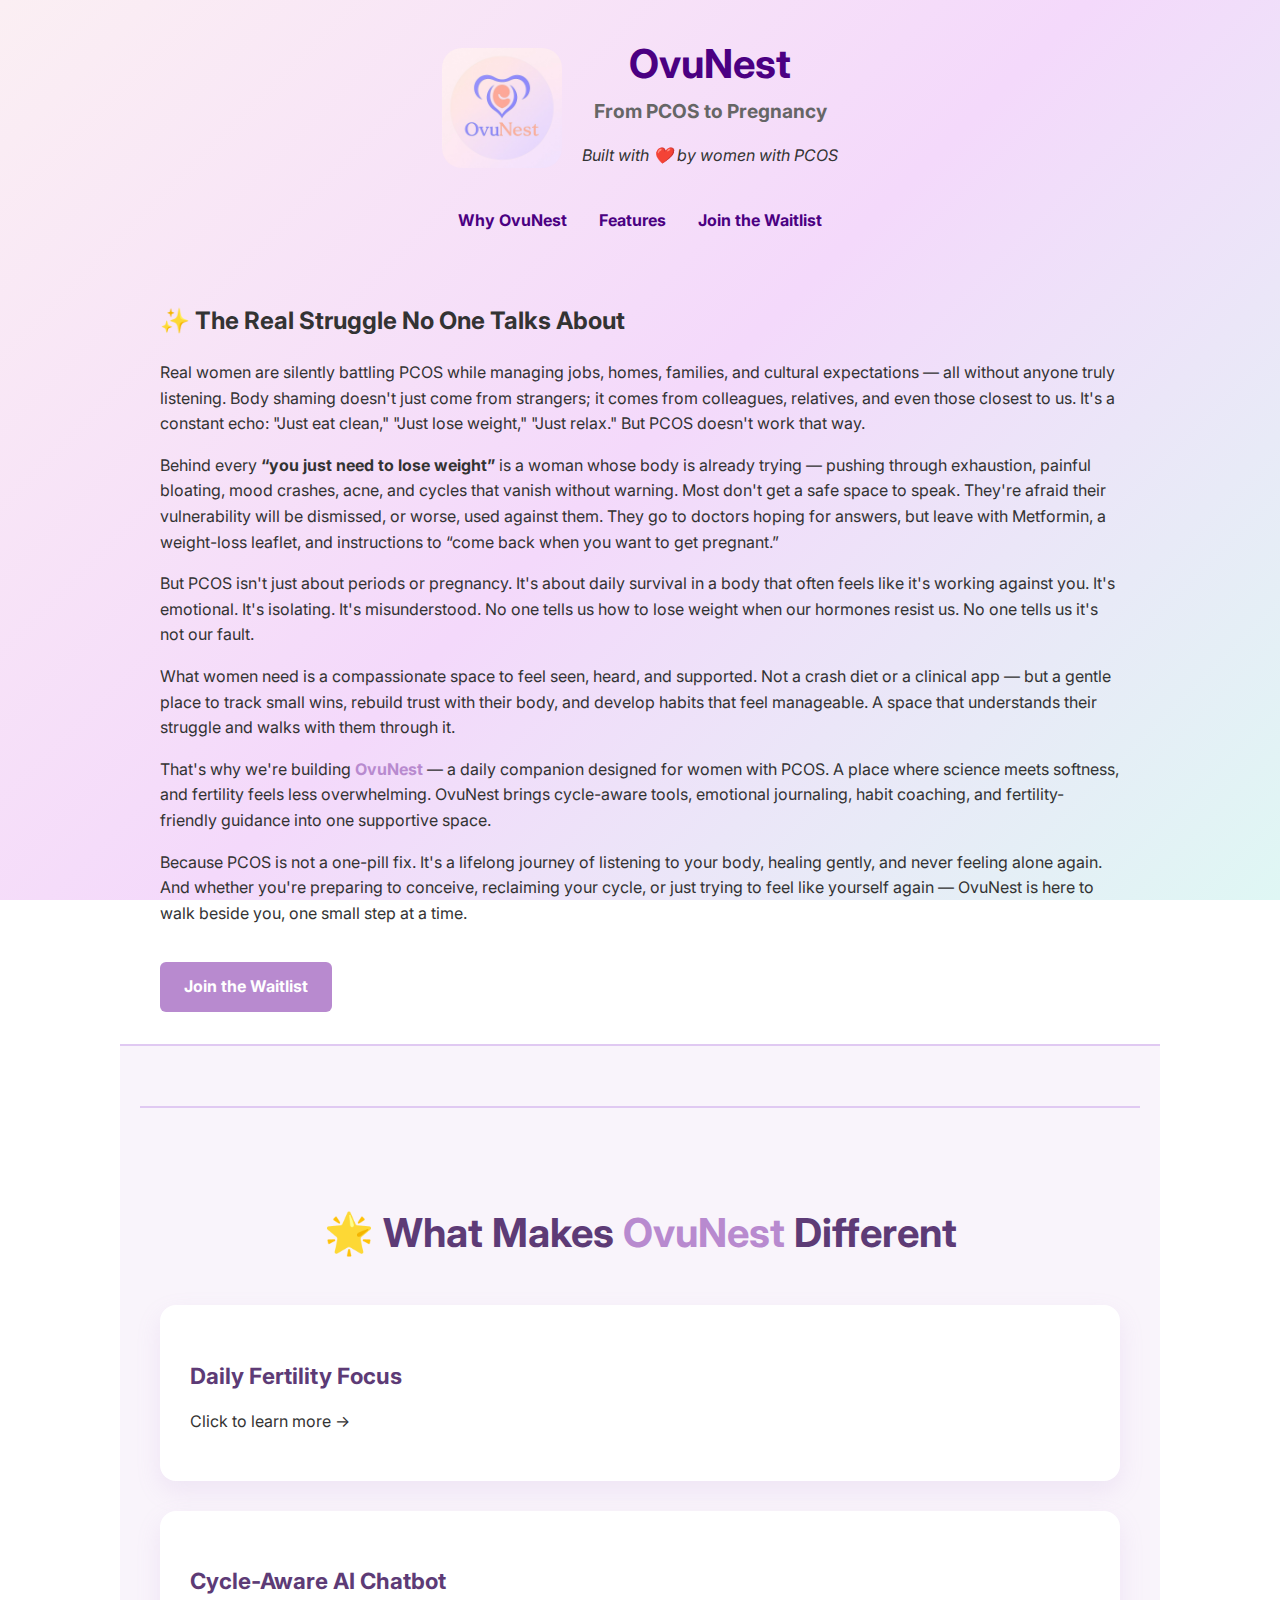
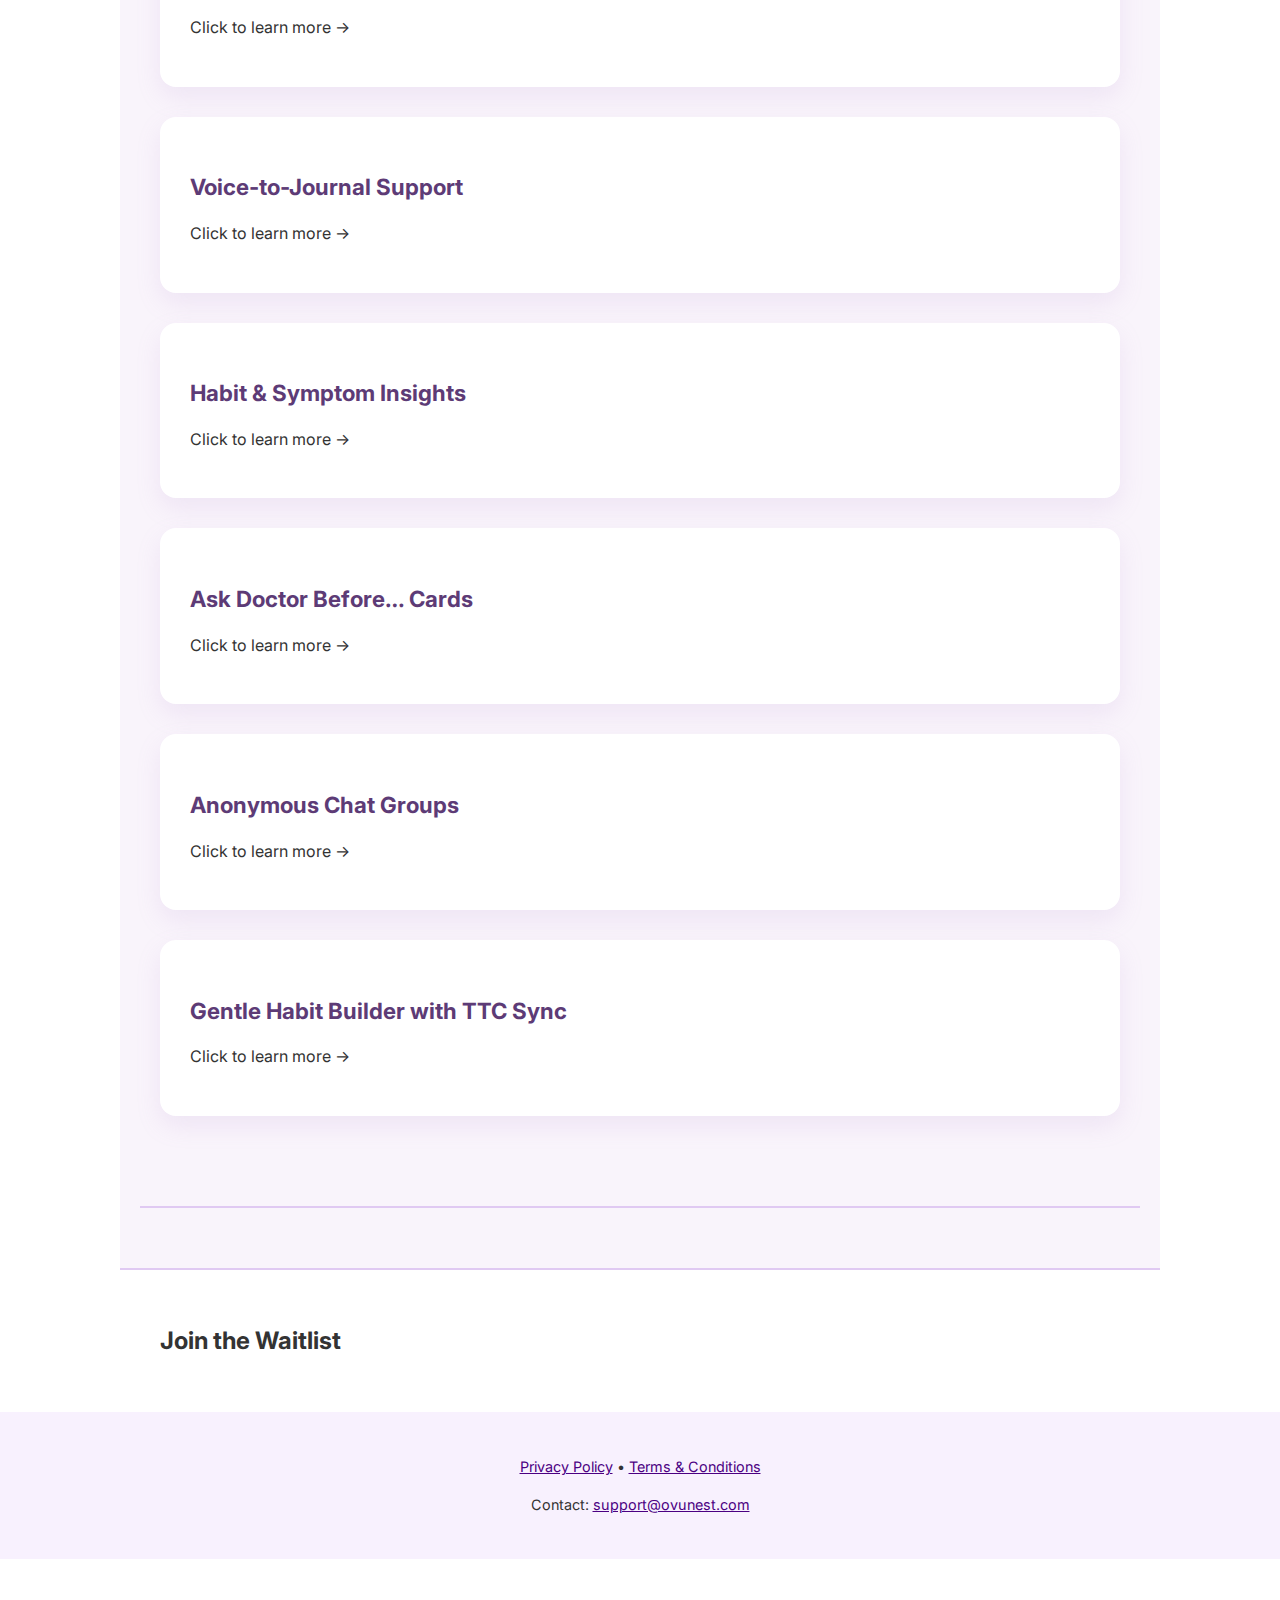
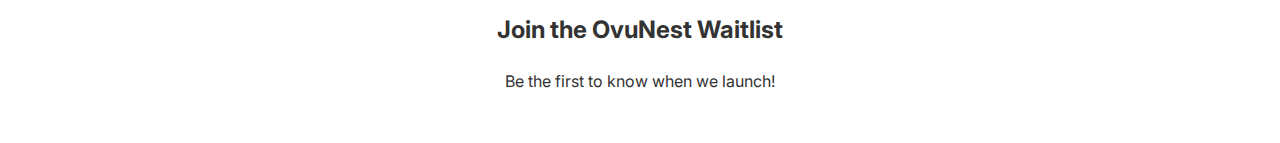
<file: index.html>
<!DOCTYPE html>
<html lang="en">
<head>
  <meta charset="UTF-8" />
  <meta name="viewport" content="width=device-width, initial-scale=1.0"/>
  <title>OvuNest</title>
  <link rel="stylesheet" href="style.css"/>
  <!-- MailerLite Universal -->
<script>
    (function(w,d,e,u,f,l,n){w[f]=w[f]||function(){(w[f].q=w[f].q||[])
    .push(arguments);},l=d.createElement(e),l.async=1,l.src=u,
    n=d.getElementsByTagName(e)[0],n.parentNode.insertBefore(l,n);})
    (window,document,'script','https://assets.mailerlite.com/js/universal.js','ml');
    ml('account', '1566672');
</script>
<!-- End MailerLite Universal -->
</head>
<body>
  <header class="horizontal-header">
    <div class="logo-row">
      <img class="logo-inline" src="ovunest-logo.png" alt="OvuNest Logo">
      <div class="text-block">
        <h1>OvuNest</h1>
        <h2>From PCOS to Pregnancy</h2>
        <p><em>Built with ❤️ by women with PCOS</em></p>
      </div>
    </div>
    <nav>
      <ul>
        <li><a href="#mission">Why OvuNest</a></li>
        <li><a href="#features">Features</a></li>
        <li><a href="#waitlist">Join the Waitlist</a></li>
      </ul>
    </nav>
  </header>

  <section id="mission" class="mission">
  <h2><span style="color:#B88ACF;">✨</span> The Real Struggle No One Talks About</h2>

  <p>Real women are silently battling PCOS while managing jobs, homes, families, and cultural expectations — all without anyone truly listening. Body shaming doesn't just come from strangers; it comes from colleagues, relatives, and even those closest to us. It's a constant echo: "Just eat clean," "Just lose weight," "Just relax." But PCOS doesn't work that way.</p>

  <p>Behind every <strong>“you just need to lose weight”</strong> is a woman whose body is already trying — pushing through exhaustion, painful bloating, mood crashes, acne, and cycles that vanish without warning. Most don't get a safe space to speak. They're afraid their vulnerability will be dismissed, or worse, used against them. They go to doctors hoping for answers, but leave with Metformin, a weight-loss leaflet, and instructions to “come back when you want to get pregnant.”</p>

  <p>But PCOS isn't just about periods or pregnancy. It's about daily survival in a body that often feels like it's working against you. It's emotional. It's isolating. It's misunderstood. No one tells us how to lose weight when our hormones resist us. No one tells us it's not our fault.</p>

  <p>What women need is a compassionate space to feel seen, heard, and supported. Not a crash diet or a clinical app — but a gentle place to track small wins, rebuild trust with their body, and develop habits that feel manageable. A space that understands their struggle and walks with them through it.</p>

  <p>That's why we're building <strong style="color:#B88ACF;">OvuNest</strong> — a daily companion designed for women with PCOS. A place where science meets softness, and fertility feels less overwhelming. OvuNest brings cycle-aware tools, emotional journaling, habit coaching, and fertility-friendly guidance into one supportive space.</p>

  <p>Because PCOS is not a one-pill fix. It's a lifelong journey of listening to your body, healing gently, and never feeling alone again. And whether you're preparing to conceive, reclaiming your cycle, or just trying to feel like yourself again — OvuNest is here to walk beside you, one small step at a time.</p>
  <a href="#waitlist" style="display:inline-block; background:#B88ACF; color:white; padding:12px 24px; border-radius:6px; text-decoration:none; font-weight:bold; margin-top:20px;">
  Join the Waitlist</a>
</section>

  <section id="features" class="features">
    <!DOCTYPE html>
<html lang="en">
<head>
  <meta charset="UTF-8" />
  <title>OvuNest – From PCOS to Pregnancy</title>
  <link href="https://fonts.googleapis.com/css2?family=Inter:wght@400;600&display=swap" rel="stylesheet">
  <style>
    body {
      font-family: 'Inter', sans-serif;
      margin: 0;
      background-color: #fff;
      color: #333;
      line-height: 1.6;
    }
    .features {
      background-color: #F9F4FB;
      padding: 60px 20px;
      border-top: 2px solid #E0C9F2;
      border-bottom: 2px solid #E0C9F2;
      max-width: 1000px;
      margin: auto;
    }
    .features h2 {
      text-align: center;
      color: #5D3B76;
      font-size: 2.5em;
      margin-bottom: 40px;
    }
    .feature-box {
      background: white;
      border-radius: 16px;
      box-shadow: 0 10px 25px rgba(184, 138, 207, 0.15);
      padding: 30px;
      margin-bottom: 30px;
      transition: transform 0.3s ease;
      cursor: pointer;
    }
    .feature-box:hover {
      transform: translateY(-5px);
    }
    .feature-box h3 {
      font-size: 1.4em;
      margin-bottom: 10px;
      color: #5D3B76;
    }
    .modal {
      display: none;
      position: fixed;
      z-index: 1000;
      left: 0;
      top: 0;
      width: 100%;
      height: 100%;
      overflow: auto;
      background-color: rgba(0,0,0,0.6);
    }
    .modal-content {
      background-color: #fff;
      margin: 10% auto;
      padding: 30px;
      border-radius: 14px;
      width: 90%;
      max-width: 600px;
    }
    .close {
      color: #aaa;
      float: right;
      font-size: 28px;
      font-weight: bold;
      cursor: pointer;
    }
    .close:hover {
      color: #000;
    }
  </style>
</head>
<body>
  <section class="features">
    <h2>🌟 What Makes <span style="color:#B88ACF;">OvuNest</span> Different</h2>

    <div class="feature-box" onclick="document.getElementById('daily_fertility_focus').style.display='block'">
      <h3>Daily Fertility Focus</h3>
      <p>Click to learn more →</p>
    </div>
    <div id="daily_fertility_focus" class="modal">
      <div class="modal-content">
        <span class="close" onclick="document.getElementById('daily_fertility_focus').style.display='none'">&times;</span>
        <h2>Daily Fertility Focus</h2>
        
    <p><strong>Problem:</strong> Most apps dump cycle data with no emotional context or guidance. Women wake up feeling confused or disconnected.</p>
    <p><strong>OvuNest’s Solution:</strong> Every morning, your dashboard gently adapts to your cycle phase, symptoms, and TTC goal — offering suggestions and encouragement that feel personal.</p>
    <p><strong>Why It’s Unique:</strong> It combines hormonal science + daily wellness to help you move one small step closer to your fertility goals.</p>
    <p><em>“Now I know exactly what my body needs today — without guessing.”</em></p>
    
      </div>
    </div>
    
    <div class="feature-box" onclick="document.getElementById('cycle_aware_ai_chatbot').style.display='block'">
      <h3>Cycle-Aware AI Chatbot</h3>
      <p>Click to learn more →</p>
    </div>
    <div id="cycle_aware_ai_chatbot" class="modal">
      <div class="modal-content">
        <span class="close" onclick="document.getElementById('cycle_aware_ai_chatbot').style.display='none'">&times;</span>
        <h2>Cycle-Aware AI Chatbot</h2>
        
    <p><strong>Problem:</strong> Googling PCOS symptoms leads to fear and overwhelm. Most chatbots give generic answers.</p>
    <p><strong>OvuNest’s Solution:</strong> Our AI is trained on PCOS patterns, fertility psychology, and real lived experiences. Ask anything — and get thoughtful, cycle-aware replies.</p>
    <p><strong>Why It’s Unique:</strong> The chatbot changes its responses based on your cycle day, logged symptoms, and TTC phase.</p>
    <p><em>“It felt like texting someone who finally gets what I’m going through.”</em></p>
    
      </div>
    </div>
    
    <div class="feature-box" onclick="document.getElementById('voice_journaling').style.display='block'">
      <h3>Voice-to-Journal Support</h3>
      <p>Click to learn more →</p>
    </div>
    <div id="voice_journaling" class="modal">
      <div class="modal-content">
        <span class="close" onclick="document.getElementById('voice_journaling').style.display='none'">&times;</span>
        <h2>Voice-to-Journal Support</h2>
        
    <p><strong>Problem:</strong> Many women feel emotional but too exhausted or overwhelmed to type. Journaling feels like a chore.</p>
    <p><strong>OvuNest’s Solution:</strong> Speak freely into the app — we transcribe and save your reflections privately in your journal.</p>
    <p><strong>Why It’s Unique:</strong> It’s the only PCOS app with voice-led emotional tracking, grounded in fertility psychology.</p>
    <p><em>“I cried while recording... and felt a weight lift. It’s therapy in my pocket.”</em></p>
    
      </div>
    </div>
    
    <div class="feature-box" onclick="document.getElementById('habit_symptom_insights').style.display='block'">
      <h3>Habit & Symptom Insights</h3>
      <p>Click to learn more →</p>
    </div>
    <div id="habit_symptom_insights" class="modal">
      <div class="modal-content">
        <span class="close" onclick="document.getElementById('habit_symptom_insights').style.display='none'">&times;</span>
        <h2>Habit & Symptom Insights</h2>
        
    <p><strong>Problem:</strong> Tracking data means nothing unless you can see patterns. Most apps don’t show you the why.</p>
    <p><strong>OvuNest’s Solution:</strong> We track your habits (like water, sleep, food, movement) and show how they impact mood, cravings, flow, and fatigue.</p>
    <p><strong>Why It’s Unique:</strong> Built for PCOS bodies, not general health tracking.</p>
    <p><em>“Turns out poor sleep triggers my bloating — this helped me fix that fast.”</em></p>
    
      </div>
    </div>
    
    <div class="feature-box" onclick="document.getElementById('ask_doctor_before').style.display='block'">
      <h3>Ask Doctor Before… Cards</h3>
      <p>Click to learn more →</p>
    </div>
    <div id="ask_doctor_before" class="modal">
      <div class="modal-content">
        <span class="close" onclick="document.getElementById('ask_doctor_before').style.display='none'">&times;</span>
        <h2>Ask Doctor Before… Cards</h2>
        
    <p><strong>Problem:</strong> Appointments feel rushed. Most women don’t know what labs or meds mean or what to ask.</p>
    <p><strong>OvuNest’s Solution:</strong> You get swipeable cards that explain lab tests, fertility meds, and supplements in simple terms.</p>
    <p><strong>Why It’s Unique:</strong> Curated by fertility educators to help women feel informed, not intimidated.</p>
    <p><em>“I finally walked into my appointment confident and asked the right questions.”</em></p>
    
      </div>
    </div>
    
    <div class="feature-box" onclick="document.getElementById('anonymous_chat_groups').style.display='block'">
      <h3>Anonymous Chat Groups</h3>
      <p>Click to learn more →</p>
    </div>
    <div id="anonymous_chat_groups" class="modal">
      <div class="modal-content">
        <span class="close" onclick="document.getElementById('anonymous_chat_groups').style.display='none'">&times;</span>
        <h2>Anonymous Chat Groups</h2>
        
    <p><strong>Problem:</strong> PCOS forums are chaotic. Women want real support, not judgment or spam.</p>
    <p><strong>OvuNest’s Solution:</strong> Join moderated, topic-based chat spaces (TTC, Metformin side effects, mindset, etc.). Post anonymously if you want.</p>
    <p><strong>Why It’s Unique:</strong> Built-in emotional safety. All posts are tagged by symptom/topic.</p>
    <p><em>“I asked anonymously, and someone replied with exactly what I needed to hear.”</em></p>
    
      </div>
    </div>
    
    <div class="feature-box" onclick="document.getElementById('gentle_habit_builder').style.display='block'">
      <h3>Gentle Habit Builder with TTC Sync</h3>
      <p>Click to learn more →</p>
    </div>
    <div id="gentle_habit_builder" class="modal">
      <div class="modal-content">
        <span class="close" onclick="document.getElementById('gentle_habit_builder').style.display='none'">&times;</span>
        <h2>Gentle Habit Builder with TTC Sync</h2>
        
    <p><strong>Problem:</strong> Habit apps feel too rigid. And they don’t adapt to fertility phases or energy levels.</p>
    <p><strong>OvuNest’s Solution:</strong> Choose gentle habits like seed cycling, hydration, or yoga — OvuNest adjusts them to your phase and energy.</p>
    <p><strong>Why It’s Unique:</strong> TTC-aware. You get a different plan when trying to conceive vs focusing on symptom relief.</p>
    <p><em>“It helped me build real routines without guilt — and now I actually stick to them.”</em></p>
    
      </div>
    </div>
    
  </section>
  <script>
    window.onclick = function(event) {
      const modals = document.querySelectorAll('.modal');
      modals.forEach(modal => {
        if (event.target === modal) {
          modal.style.display = "none";
        }
      });
    }
  </script>
</body>
</html>  
  </section>

  <section id="waitlist" class="waitlist">
    <h2>Join the Waitlist</h2>
    <!-- MailerLite Universal -->
    <script>
      (function(w,d,e,u,f,l,n){{w[f]=w[f]||function(){{(w[f].q=w[f].q||[]).push(arguments);}},
      l=d.createElement(e),l.async=1,l.src=u,n=d.getElementsByTagName(e)[0],
      n.parentNode.insertBefore(l,n);}})(window,document,'script','https://assets.mailerlite.com/js/universal.js','ml');
      ml('account', '1566672');
    </script>
    <div class="ml-embedded" data-form="MOypkF"></div>
  </section>

  <footer>
    <p><a href="#">Privacy Policy</a> • <a href="#">Terms & Conditions</a></p>
    <p>Contact: <a href="mailto:support@ovunest.com">support@ovunest.com</a></p>
  </footer>

  <!-- MailerLite Universal -->
<script>
(function(w,d,e,u,f,l,n){w[f]=w[f]||function(){(w[f].q=w[f].q||[]).push(arguments);};
l=d.createElement(e);l.async=1;l.src=u;
n=d.getElementsByTagName(e)[0];n.parentNode.insertBefore(l,n);
})(window, document, 'script', 'https://assets.mailerlite.com/js/universal.js', 'ml');
ml('account', '1566672');
</script>
<!-- End MailerLite Universal -->

<!-- MailerLite Embedded Form -->
<section style="text-align:center;">
  <h2>Join the OvuNest Waitlist</h2>
  <p>Be the first to know when we launch!</p>
  <div class="ml-embedded" data-form="M0ypkF"></div> 
</section>

</body>
</html>
</file>
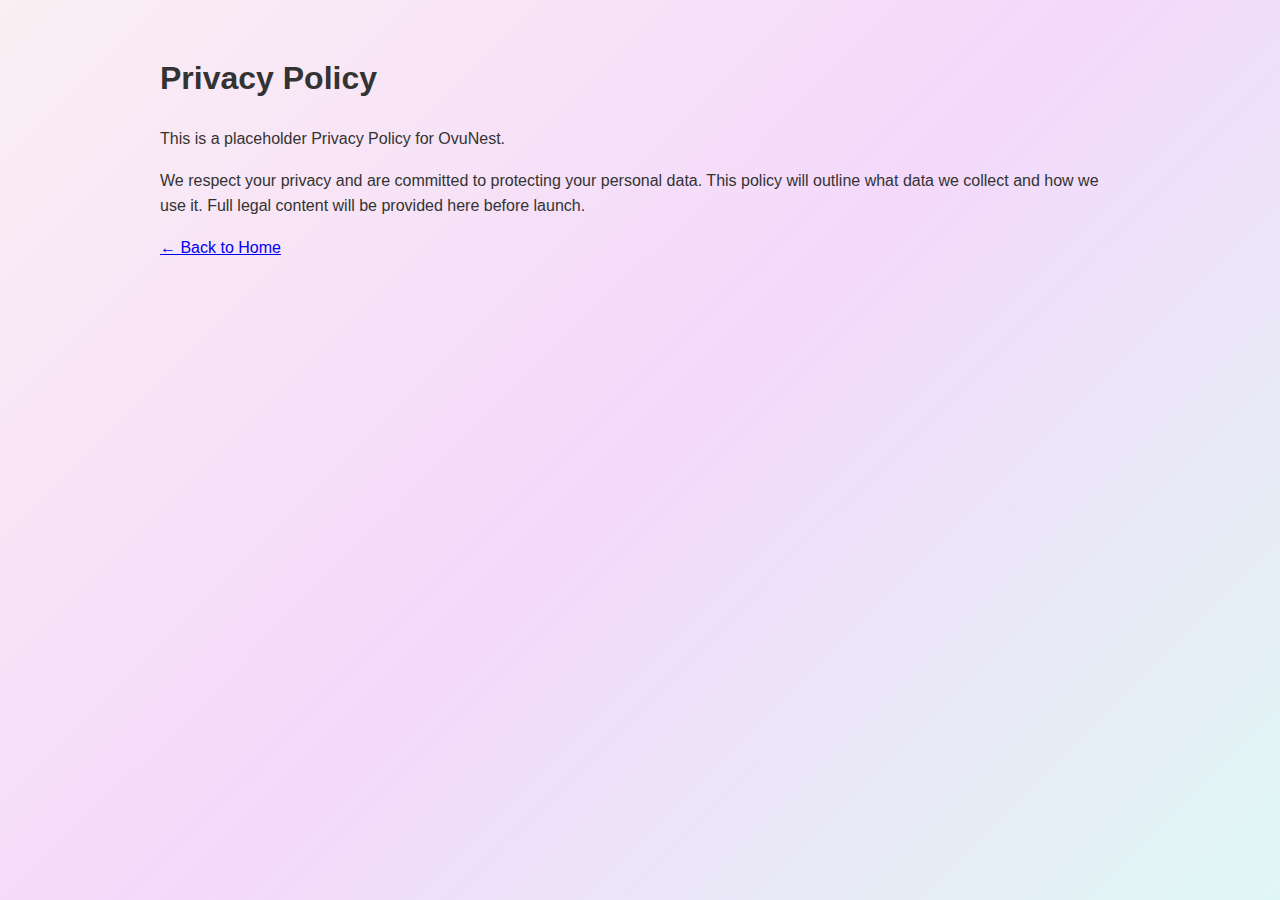
<file: privacy-policy.html>
<!DOCTYPE html>
<html lang="en">
<head>
  <meta charset="UTF-8" />
  <title>Privacy Policy – OvuNest</title>
  <link href="style.css" rel="stylesheet">
</head>
<body>
  <section>
    <h1>Privacy Policy</h1>
    <p>This is a placeholder Privacy Policy for OvuNest.</p>
    <p>We respect your privacy and are committed to protecting your personal data. This policy will outline what data we collect and how we use it. Full legal content will be provided here before launch.</p>
    <p><a href="index.html">← Back to Home</a></p>
  </section>
</body>
</html>
</file>
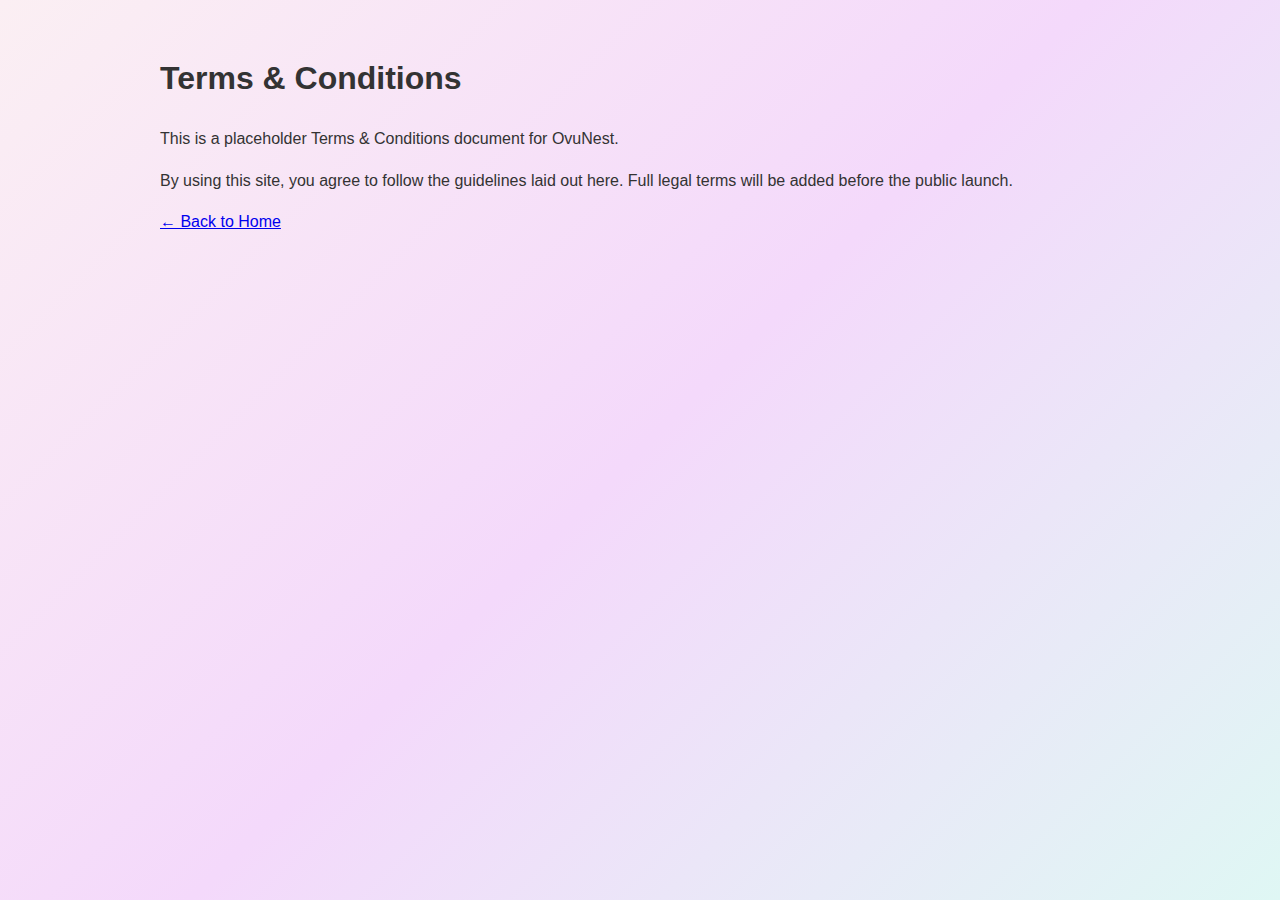
<file: terms-and-conditions.html>
<!DOCTYPE html>
<html lang="en">
<head>
  <meta charset="UTF-8" />
  <title>Terms & Conditions – OvuNest</title>
  <link href="style.css" rel="stylesheet">
</head>
<body>
  <section>
    <h1>Terms & Conditions</h1>
    <p>This is a placeholder Terms & Conditions document for OvuNest.</p>
    <p>By using this site, you agree to follow the guidelines laid out here. Full legal terms will be added before the public launch.</p>
    <p><a href="index.html">← Back to Home</a></p>
  </section>
</body>
</html>
</file>
<file: style.css>
body {
  font-family: 'Helvetica Neue', sans-serif;
  background: linear-gradient(135deg, #fbeff3, #f4d9fb, #dff7f4);
  background-attachment: fixed;
  background-size: cover;
  color: #333;
  margin: 0;
  padding: 0;
  line-height: 1.6;
}
header.horizontal-header {
  background: transparent;
  padding: 2em 1em 1em;
  text-align: center;
}
.logo-row {
  display: flex;
  align-items: center;
  justify-content: center;
  gap: 20px;
  flex-wrap: wrap;
}
.logo-inline {
  height: 120px;
  border-radius: 20px;
}
.text-block h1 {
  font-size: 2.5em;
  margin: 0;
  color: #4b0082;
}
.text-block h2 {
  font-size: 1.2em;
  color: #666;
  margin: 0;
}
nav ul {
  list-style: none;
  display: flex;
  justify-content: center;
  gap: 2em;
  padding: 0;
  margin: 1.5em 0 0;
}
nav a {
  text-decoration: none;
  color: #4b0082;
  font-weight: bold;
  font-size: 1em;
}
section {
  padding: 2em 1.5em;
  max-width: 960px;
  margin: auto;
}
.feature-grid {
  display: grid;
  grid-template-columns: repeat(auto-fit, minmax(250px, 1fr));
  gap: 20px;
  margin-top: 1.5em;
}
.feature-card {
  background: #fdf6ff;
  padding: 1.5em;
  border-radius: 10px;
  border: 1px solid #ebd4fa;
  box-shadow: 0 4px 10px rgba(75, 0, 130, 0.08);
}
footer {
  background: #f8f1fe;
  text-align: center;
  padding: 2em 1em;
  font-size: 0.9em;
}
footer a {
  color: #4b0082;
}
</file>
